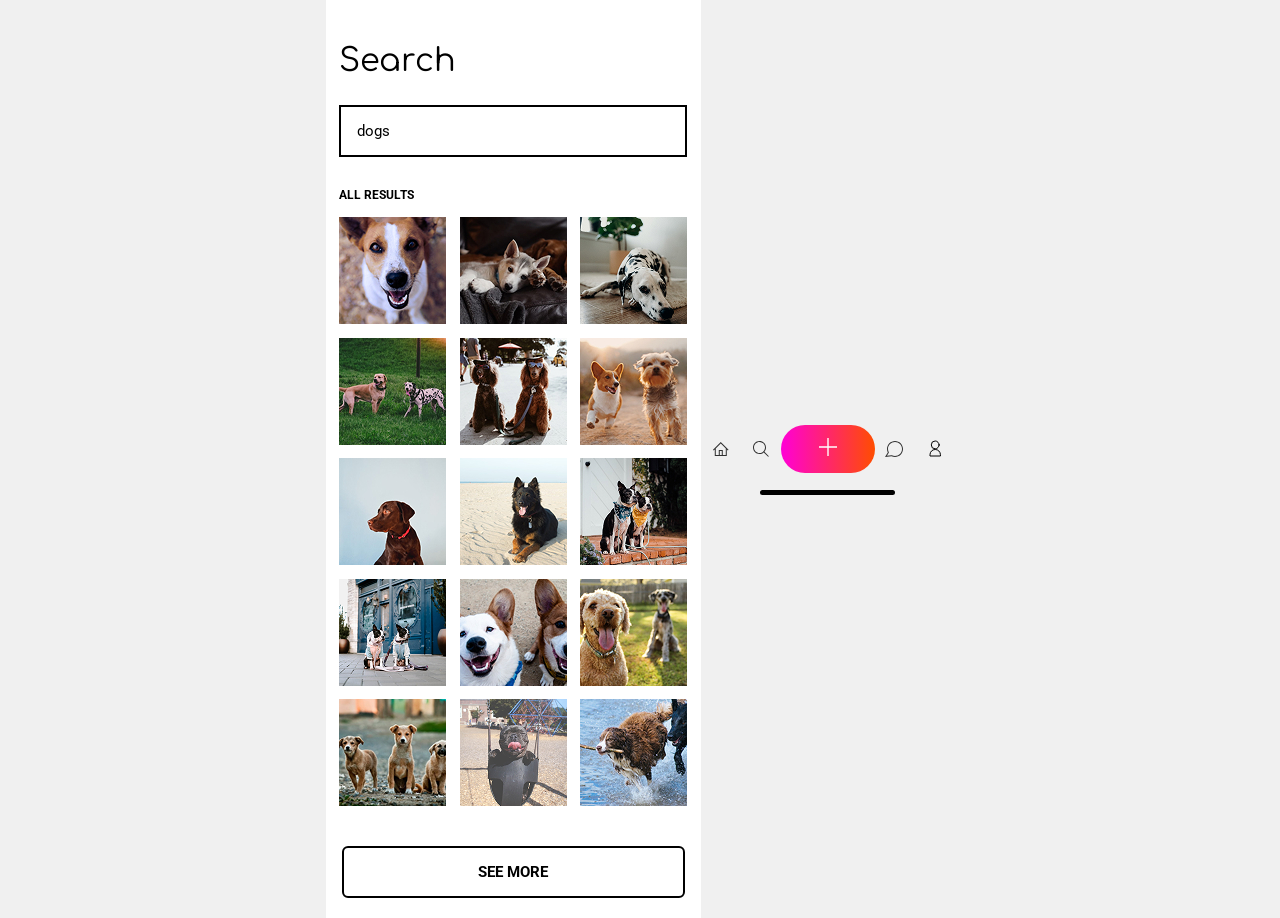
<file: index.html>
<!DOCTYPE html>
<html lang="en">
<head>
    <meta charset="UTF-8">
    <meta name="viewport" content="width=device-width, initial-scale=1.0">
    <title>Search Page</title>
    <link rel="stylesheet" href="style.css">
    <link rel="stylesheet" href="navigation.css">
    <link href="https://fonts.googleapis.com/css2?family=Comfortaa:wght@300..700&display=swap" rel="stylesheet">
    <link href="https://fonts.googleapis.com/css2?family=Roboto:wght@100..900&display=swap" rel="stylesheet">
</head>
<body>

    <div class="app-container">
        
        <h1 class="page-title">Search</h1>
        
        <div class="search-input-box">
            <span>dogs</span>
        </div>
        
        <div class="section-title">ALL RESULTS</div>
        
        <div class="image-grid">
            <div class="grid-item"><img src="assets/Rectangle 2.jpg" alt="Dog 1"></div>
            <div class="grid-item"><img src="assets/Rectangle 2.1.jpg" alt="Dog 2"></div>
            <div class="grid-item"><img src="assets/Rectangle 2.2.jpg" alt="Dog 3"></div>
            <div class="grid-item"><img src="assets/Rectangle 2.3.jpg" alt="Dog 4"></div>
            <div class="grid-item"><img src="assets/Rectangle 2.4.jpg" alt="Dog 5"></div>
            <div class="grid-item"><img src="assets/Rectangle 2.5.jpg" alt="Dog 6"></div>
            <div class="grid-item"><img src="assets/Rectangle 2.6.jpg" alt="Dog 7"></div>
            <div class="grid-item"><img src="assets/Rectangle 2.7.jpg" alt="Dog 8"></div>
            <div class="grid-item"><img src="assets/Rectangle 2.8.jpg" alt="Dog 9"></div>
            <div class="grid-item"><img src="assets/Rectangle 2.9.jpg" alt="Dog 10"></div>
            <div class="grid-item"><img src="assets/Rectangle 2.10.jpg" alt="Dog 11"></div>
            <div class="grid-item"><img src="assets/Rectangle 2.11.jpg" alt="Dog 12"></div>
            <div class="grid-item"><img src="assets/Rectangle 2.12.jpg" alt="Dog 13"></div>
            <div class="grid-item"><img src="assets/Rectangle 2.13.jpg" alt="Dog 14"></div>
            <div class="grid-item"><img src="assets/Rectangle 2.14.jpg" alt="Dog 15"></div>
        </div>
        
        <button class="see-more-btn">SEE MORE</button>

    </div>
    <footer>
        <div class="bottom-navbar">
            <img src="images/footer-navbar/new.svg" alt="">
            <img src="images/footer-navbar/search.svg" alt="">
            <span class="middle-button">
                <img class="icon-middle" src="images/footer-navbar/Union.svg" alt="">
            </span>
            <img src="images/footer-navbar/Comment.svg" alt="">
            <img src="images/footer-navbar/bell.svg" alt="">
        </div>
        <div class="bottom-line">
            <img src="images/footer-navbar/Shape.svg" alt="">
        </div>
    </footer>

</body>
</html>
</file>
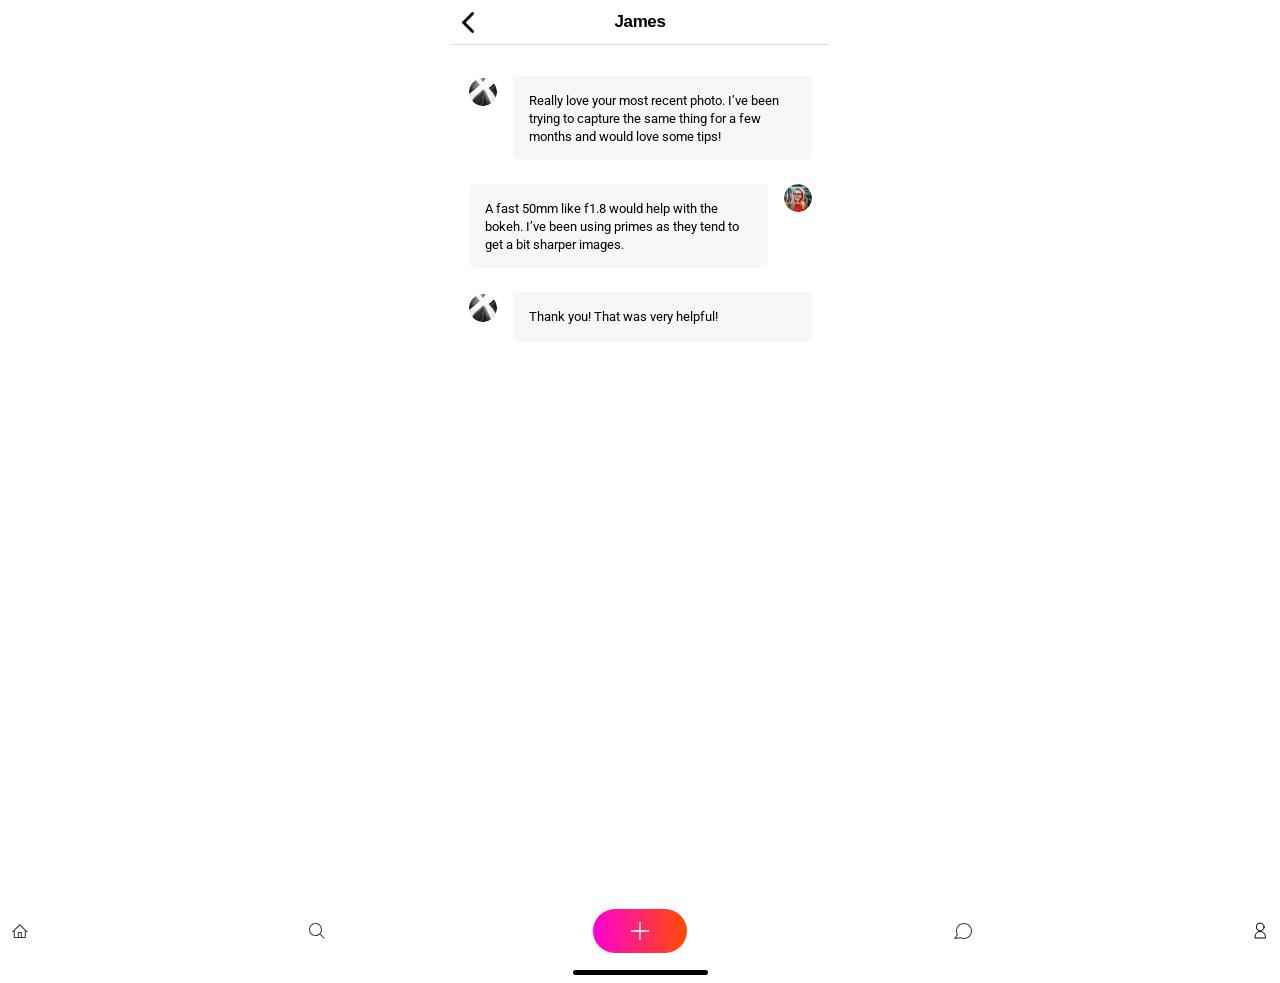
<file: chat.html>
<!DOCTYPE html>
<html lang="en">
<head>
    <meta charset="UTF-8">
    <meta name="viewport" content="width=device-width, initial-scale=1.0">
    <link rel="stylesheet" href="chat.css">
    <link rel="stylesheet" href="navigation.css">
    <title>James — Chat</title>
</head>
<body>
    <div class="app">
        <header class="header">
            <a class="back-link" href="chats.html">
                <img src="assets/back.svg" alt="">
            </a>
            <h1>James</h1>
        </header>

        <main>
            <ol class="messages">
                <li class="message message-incoming">
                    <img class="avatar" src="assets/chat-james.png" alt="" width="28" height="28">
                    <p class="message-bubble">Really love your most recent photo. I’ve been trying to capture the same thing for a few months and would love some tips!</p>
                </li>
                <li class="message message-outgoing">
                    <img class="avatar" src="assets/chat-you.png" alt="" width="28" height="28">
                    <p class="message-bubble">A fast 50mm like f1.8 would help with the bokeh. I’ve been using primes as they tend to get a bit sharper images.</p>
                </li>
                <li class="message message-incoming">
                    <img class="avatar" src="assets/chat-james.png" alt="" width="28" height="28">
                    <p class="message-bubble">Thank you! That was very helpful!</p>
                </li>
            </ol>
        </main>

        <div class="bottom-space"></div>
    </div>
    <footer>
        <div class="bottom-navbar">
            <img src="images/footer-navbar/new.svg" alt="">
            <img src="images/footer-navbar/search.svg" alt="">
            <span class="middle-button">
                <img class="icon-middle" src="images/footer-navbar/Union.svg" alt="">
            </span>
            <img src="images/footer-navbar/Comment.svg" alt="">
            <img src="images/footer-navbar/bell.svg" alt="">
        </div>
        <div class="bottom-line">
            <img src="images/footer-navbar/Shape.svg" alt="">
        </div>
    </footer>
</body>
</html>
</file>
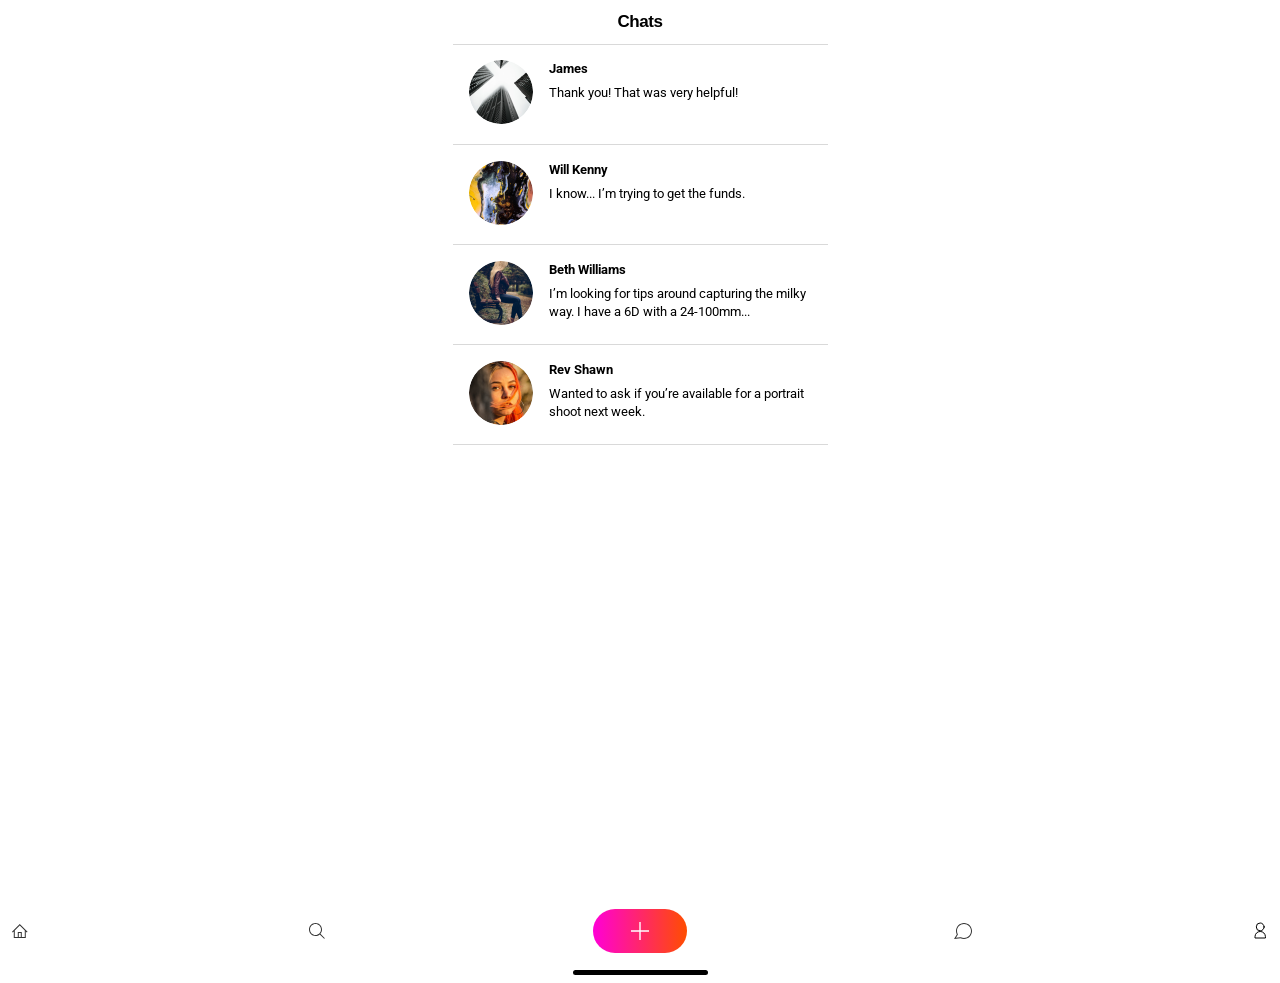
<file: chats.html>
<!DOCTYPE html>
<html lang="en">
<head>
    <meta charset="UTF-8">
    <meta name="viewport" content="width=device-width, initial-scale=1.0">
    <link rel="stylesheet" href="chats.css">
    <link rel="stylesheet" href="navigation.css">
    <title>Chats</title>
</head>
<body>
    <div class="app">
        <header class="header">
            <h1>Chats</h1>
        </header>

        <main>
            <ul class="chat-list">
                <li>
                    <button class="chat" type="button">
                        <img class="avatar" src="assets/james.png" alt="" width="64" height="64">
                        <span class="chat-content">
                            <span class="chat-name">James</span>
                            <span class="chat-message">Thank you! That was very helpful!</span>
                        </span>
                    </button>
                </li>
                <li>
                    <button class="chat" type="button">
                        <img class="avatar" src="assets/will-kenny.png" alt="" width="64" height="64">
                        <span class="chat-content">
                            <span class="chat-name">Will Kenny</span>
                            <span class="chat-message">I know... I’m trying to get the funds.</span>
                        </span>
                    </button>
                </li>
                <li>
                    <button class="chat" type="button">
                        <img class="avatar" src="assets/beth-williams.png" alt="" width="64" height="64">
                        <span class="chat-content">
                            <span class="chat-name">Beth Williams</span>
                            <span class="chat-message">I’m looking for tips around capturing the milky way. I have a 6D with a 24-100mm...</span>
                        </span>
                    </button>
                </li>
                <li>
                    <button class="chat" type="button">
                        <img class="avatar" src="assets/rev-shawn.png" alt="" width="64" height="64">
                        <span class="chat-content">
                            <span class="chat-name">Rev Shawn</span>
                            <span class="chat-message">Wanted to ask if you’re available for a portrait shoot next week.</span>
                        </span>
                    </button>
                </li>
            </ul>
        </main>

        <div class="bottom-space"></div>
    </div>
    <footer>
        <div class="bottom-navbar">
            <img src="images/footer-navbar/new.svg" alt="">
            <img src="images/footer-navbar/search.svg" alt="">
            <span class="middle-button">
                <img class="icon-middle" src="images/footer-navbar/Union.svg" alt="">
            </span>
            <img src="images/footer-navbar/Comment.svg" alt="">
            <img src="images/footer-navbar/bell.svg" alt="">
        </div>
        <div class="bottom-line">
            <img src="images/footer-navbar/Shape.svg" alt="">
        </div>
    </footer>
</body>
</html>
</file>
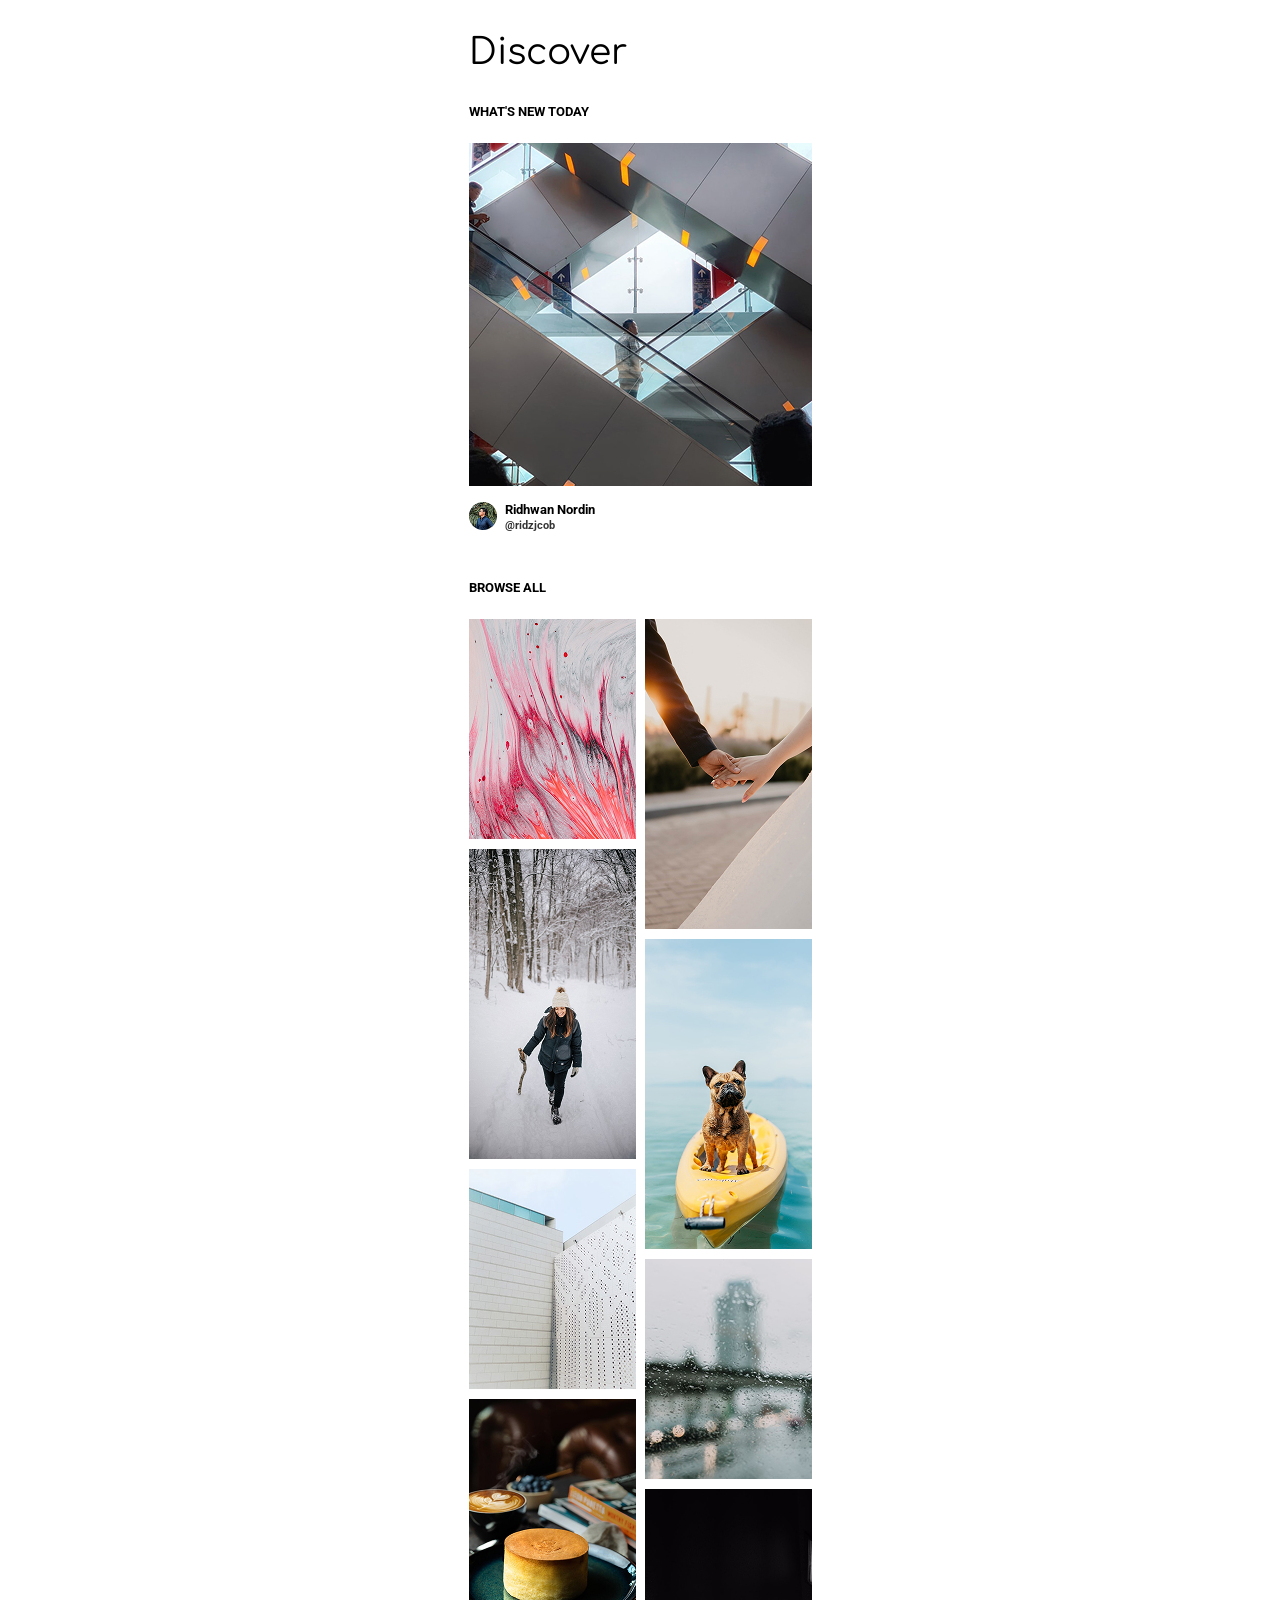
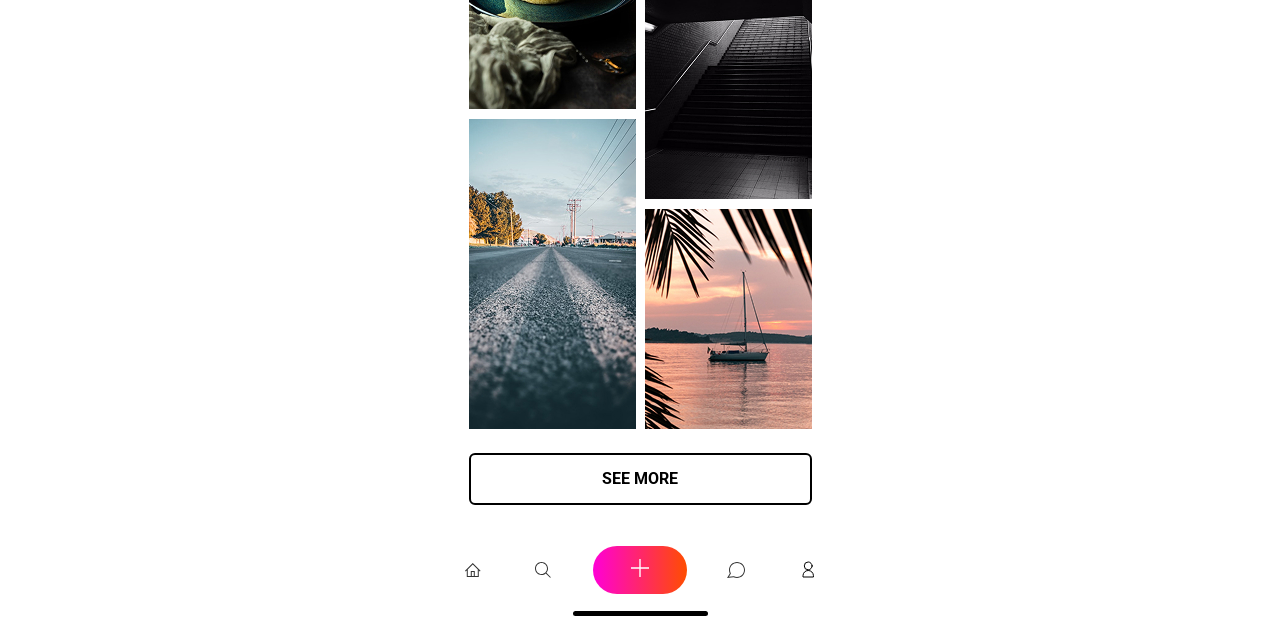
<file: Discovery.html>
<!DOCTYPE html>
<html lang="en">

<head>
    <meta charset="UTF-8">
    <meta name="viewport" content="width=device-width, initial-scale=1.0">
    <link rel="stylesheet" href="discovery.css">
    <link rel="stylesheet" href="navigation.css">
    <link href="https://fonts.googleapis.com/css2?family=Comfortaa:wght@300..700&display=swap" rel="stylesheet">
    <link href="https://fonts.googleapis.com/css2?family=Roboto:wght@100..900&display=swap" rel="stylesheet">
    <title>Disover</title>
</head>

<body>
    <!-- page header -->
    <!-- <header class="page-header">
        <div class="clock">9:27</div>
        <div class="notifications">
            <img src="images/header/Cellular Connection.svg" alt="" class="notif-icon">
            <img src="images/header/Wifi.svg" alt="" class="notif-icon">
            <img src="images/header/Battery.svg" alt="" class="notif-icon">
        </div>
    </header> -->
    <main class="page-content">
        <section class="discover">
            <h1 class="discover-title">Discover</h1>
            <p class="discover-text">WHAT'S NEW TODAY</p>
            <img src="images/discover/Rectangle 2.8.jpg" alt="" class="discover-image">
            <div class="profile-details">
                <img src="images/discover/Ellipse.png" alt="" class="profile-image">
                <p class="profile-name">Ridhwan Nordin<br>
                    <span class="profile-id">@ridzjcob</span>
                </p>
            </div>
        </section>
        <!-- browse all -->
        <section class="browse-all">
            <h2 class="browse-title">
                BROWSE ALL
            </h2>
            <div class="browse-image-gallery">
                <div class="gallery-column1">
                    <img src="images/browse-all/Rectangle 2.jpg" alt="">
                    <img src="images/browse-all/Rectangle 2.2.jpg" alt="">
                    <img src="images/browse-all/Rectangle 2.4.jpg" alt="">
                    <img src="images/browse-all/Rectangle 2.6.jpg" alt="">
                    <img src="images/browse-all/Rectangle 2.9.jpg" alt="">
                </div>
                <div class="gallery-column2">
                    <img src="images/browse-all/Rectangle 2.1.jpg" alt="">
                    <img src="images/browse-all/Rectangle 2.3.jpg" alt="">
                    <img src="images/browse-all/Rectangle 2.5.jpg" alt="">
                    <img src="images/browse-all/Rectangle 2.7.jpg" alt="">
                    <img src="images/browse-all/Rectangle 2.10.jpg" alt="">
                </div>
            </div>
            <div class="see-more">
                <a href="#" class="more-link">SEE MORE</a>
            </div>
        </section>
    </main>

    <footer>
        <div class="bottom-navbar">
            <img src="images/footer-navbar/new.svg" alt="">
            <img src="images/footer-navbar/search.svg" alt="">
            <span class="middle-button">
                <img class="icon-middle" src="images/footer-navbar/Union.svg" alt="">
            </span>
            <img src="images/footer-navbar/Comment.svg" alt="">
            <img src="images/footer-navbar/bell.svg" alt="">
        </div>
        <div class="bottom-line">
            <img src="images/footer-navbar/Shape.svg" alt="">
        </div>
    </footer>
</body>

</html>
</file>
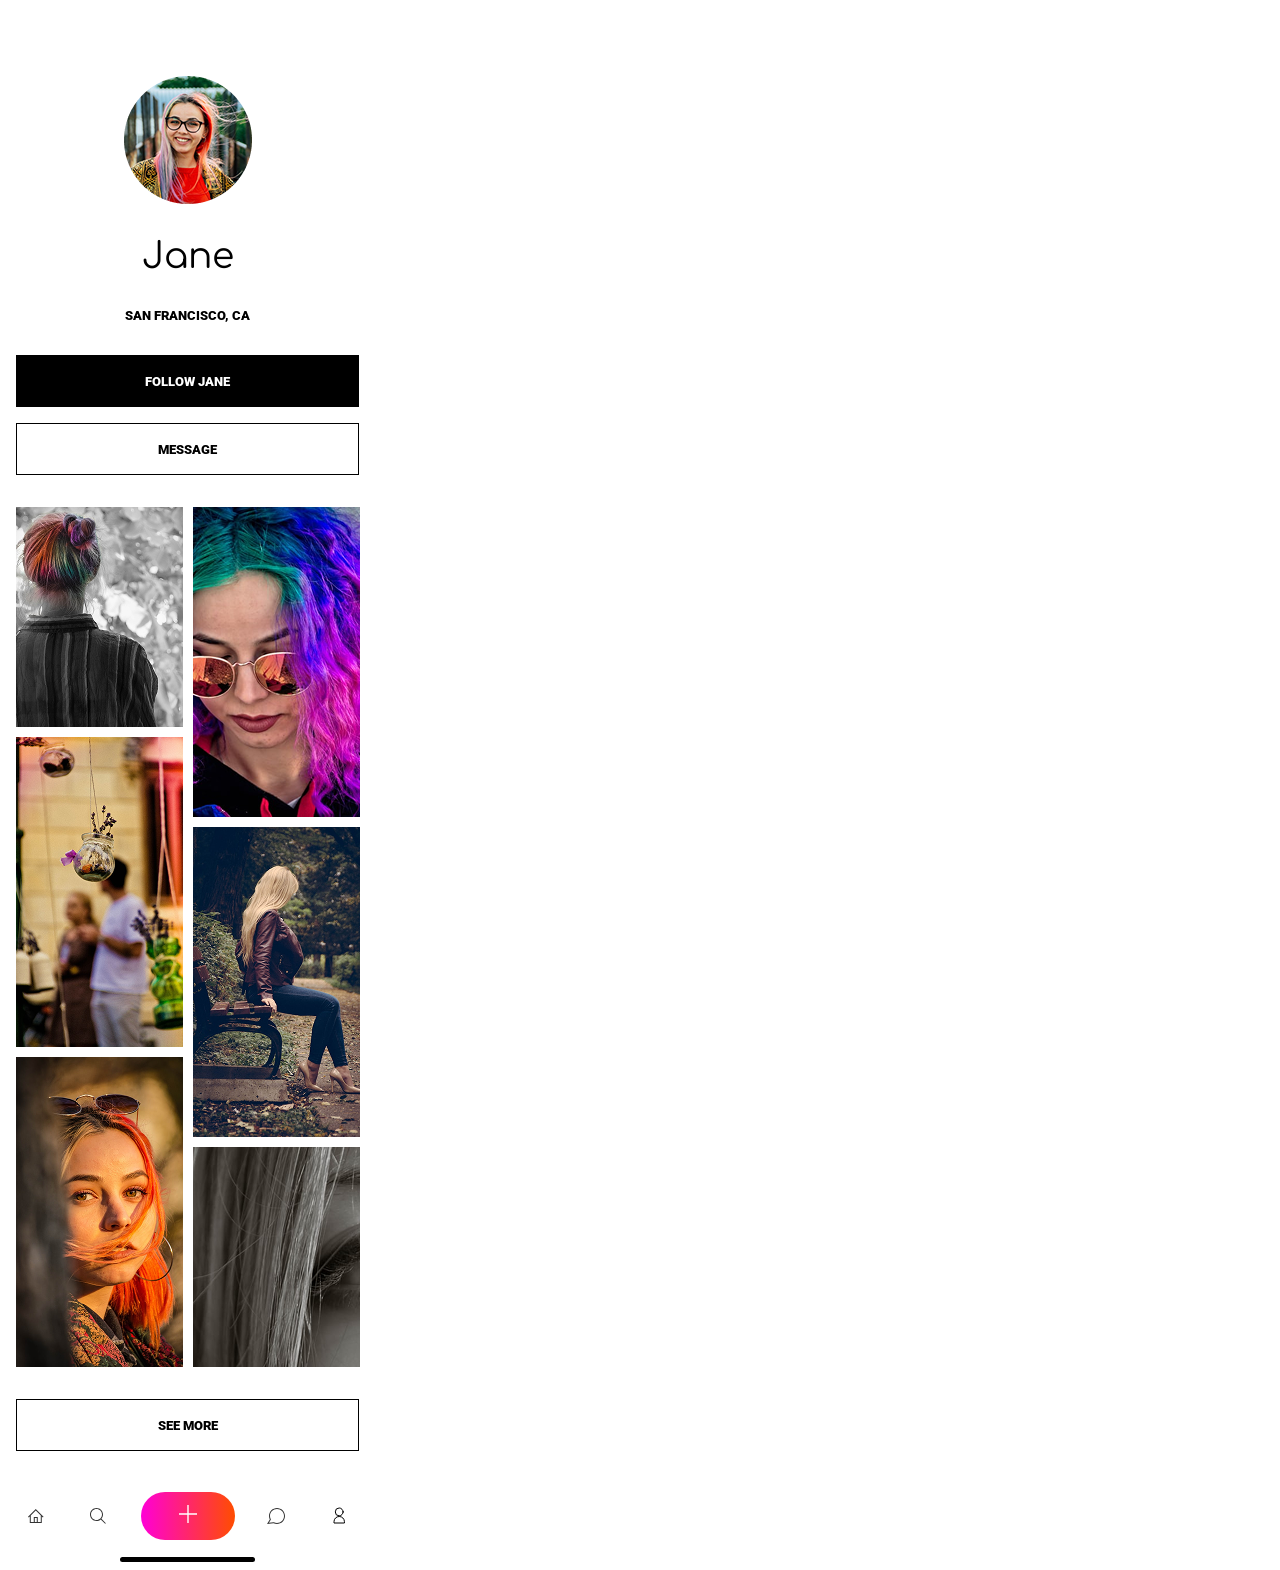
<file: profile.html>
<!DOCTYPE html>
<html lang="en">

<head>
    <meta charset="UTF-8">
    <meta name="viewport" content="width=device-width, initial-scale=1.0">
    <link rel="stylesheet" href="profile.css">
    <link rel="stylesheet" href="navigation.css">
    <link href="https://fonts.googleapis.com/css2?family=Comfortaa:wght@300..700&display=swap" rel="stylesheet">
    <link href="https://fonts.googleapis.com/css2?family=Roboto:wght@100..900&display=swap" rel="stylesheet">
    <title>profile</title>
</head>

<body>
    <main>
        <div class="profile-page">
            <div class="hero">
                <div class="avatar">
                    <img src="assets/avatar.png" alt="" class="avatar">
                </div>


                <p class="name">Jane</p>
                <p class="bio">SAN FRANCISCO, CA</p>


                <div class="follow">
                    <button class="follow-button">FOLLOW JANE</button>
                </div>

                <div class="message">
                    <button class="message-button">MESSAGE</button>
                </div>

            </div>
        </div>

        <div class="gallery">
            <div class="left-column">
            <img src="assets/Rectangle 2.png" alt="">
            <img src="assets/Rectangle 2.2.png" alt="">
            <img src="assets/Rectangle 2.4.png" alt="">

            </div>

            <div class="right-column">
            <img src="assets/Rectangle 2.1.png" alt="">
            <img src="assets/Rectangle 2.3.png" alt="">
            <img src="assets/Rectangle 2.5.png" alt="">
            </div>
        </div>

        <div>
            <button class="seeMore-button">SEE MORE</button>
        </div>
    </main>
    <footer>
        <div class="bottom-navbar">
            <img src="images/footer-navbar/new.svg" alt="">
            <img src="images/footer-navbar/search.svg" alt="">
            <span class="middle-button">
                <img class="icon-middle" src="images/footer-navbar/Union.svg" alt="">
            </span>
            <img src="images/footer-navbar/Comment.svg" alt="">
            <img src="images/footer-navbar/bell.svg" alt="">
        </div>
        <div class="bottom-line">
            <img src="images/footer-navbar/Shape.svg" alt="">
        </div>
    </footer>
</body>

</html>
</file>
<file: style.css>
* {
    box-sizing: border-box;
    margin: 0;
    padding: 0;
    font-family: 0;
}

body {
    background-color: #f0f0f0;
    display: flex;
    justify-content: center;
    align-items: center;
    min-height: 100vh;
}

.app-container {
    width: 375px;
   main-height: 1049px;
    background-color: #ffffff;
    padding: 40px 13.5px 20px 13.5px; 
    display: flex;
    flex-direction: column; 
}

.page-title {
    width: 148px;
    height: 40px;
    font-size: 32px;
    font-weight: 400;
    color: #000000;
    display: flex;
    align-items: center;
    margin-bottom: 25px;
    font-family: 'Comfortaa', sans-serif;
}

.search-input-box {
    width: 348px;
    height: 52px;
    border: 2px solid #000000;
    display: flex;
    align-items: center;
    padding: 0 16px;
    margin-bottom: 30px;
}

.search-input-box span {
    font-family: 'Roboto', sans-serif;
    font-size: 15px;
}

.section-title {
    width: 86px;
    height: 15px;
    font-size: 12px;
    font-weight: 700;
    display: flex;
    align-items: center;
    margin-bottom: 15px;
    font-family: 'Roboto', sans-serif;
}


.image-grid {
    display: grid;
    grid-template-columns: repeat(3, 107px); 
    justify-content: space-between; 
    row-gap: 13.5px; 
    margin-bottom: 20px;
}


.grid-item {
    width: 107px;
    height: 107px;
    background-color: #ddd;
    overflow: hidden;
}

.grid-item img {
    width: 100%;
    height: 100%;
    object-fit: cover;
    display: block;
}

.see-more-btn {
    width: 343px;
    height: 52px;
    background-color: transparent;
    border: 2.5px solid #000000;
    border-radius: 6px;
    display: flex;
    justify-content: center;
    align-items: center;
    font-size: 15px;
    font-weight: 700;
    color: #000000;
    cursor: pointer;
    margin-top: 20px ;
    margin-bottom: auto;
    align-self: center;
    font-family: 'Roboto', sans-serif;
}
</file>
<file: navigation.css>
.bottom-navbar {
    display: flex;
    justify-content: space-between;
    align-items: center;
    padding: 9px 0;
}

.icon-middle{
    width: 18px;
    height: 18px;
}

.middle-button {
    padding: 13px 38px;
    border-radius: 55px;
    background: linear-gradient(90deg, #FF00D6, #FF4D00);
}



.bottom-line {
    display: flex;
    justify-content: center;
    padding: 8px 0;
}
</file>
<file: chat.css>
@font-face {
    font-family: Roboto;
    src: url("assets/roboto-regular.ttf") format("truetype");
    font-weight: 400;
    font-style: normal;
    font-display: swap;
}

* {
    box-sizing: border-box;
}

body {
    margin: 0;
    color: #000;
    background: #fff;
    font-family: Roboto, Arial, sans-serif;
}

img {
    display: block;
}

.app {
    display: flex;
    flex-direction: column;
    width: 100%;
    max-width: 375px;
    min-height: 100vh;
    min-height: 100svh;
    margin: 0 auto;
}

.header {
    position: relative;
    height: 44px;
    flex-shrink: 0;
    box-shadow: 0 0.5px 0 rgb(0 0 0 / 30%);
    font-family: -apple-system, BlinkMacSystemFont, Arial, sans-serif;
}

h1 {
    display: grid;
    place-items: center;
    height: 44px;
    margin: 0;
    font-size: 17px;
    font-weight: 600;
    line-height: 22px;
    letter-spacing: -0.408px;
}

.back-link {
    position: absolute;
    top: 0;
    left: 0;
    width: 44px;
    height: 44px;
    border-radius: 6px;
    -webkit-tap-highlight-color: transparent;
}

.back-link img {
    position: absolute;
    top: 12px;
    left: 9px;
}

.back-link:focus-visible {
    outline: 2px solid #b80073;
    outline-offset: -3px;
}

.back-link:active {
    background: #efefef;
}

main {
    flex: 1;
}

.messages {
    display: flex;
    flex-direction: column;
    gap: 24px;
    margin: 0;
    padding: 32px 16px;
    list-style: none;
}

.message {
    display: flex;
    align-items: flex-start;
    gap: 16px;
}

.message-outgoing {
    flex-direction: row-reverse;
}

.avatar {
    flex-shrink: 0;
    width: 28px;
    height: 28px;
    margin-top: 2px;
    border-radius: 50%;
    object-fit: cover;
}

.message-outgoing .avatar {
    margin-top: 0;
}

.message-bubble {
    flex: 1;
    min-width: 0;
    margin: 0;
    padding: 16px 16px 14px;
    border-radius: 0 6px 6px 6px;
    background: rgb(0 0 0 / 3%);
    font-size: 13px;
    font-weight: 400;
    line-height: 18px;
    overflow-wrap: break-word;
}

.message-outgoing .message-bubble {
    border-radius: 6px 0 6px 6px;
}

.message:last-child .message-bubble {
    padding-bottom: 16px;
}

.bottom-space {
    flex-shrink: 0;
    height: 83px;
}

@media (hover: hover) {
    .back-link:hover {
        background: #f7f7f7;
    }
}
</file>
<file: chats.css>
@font-face {
    font-family: Roboto;
    src: url("assets/roboto-regular.ttf") format("truetype");
    font-weight: 400;
    font-style: normal;
    font-display: swap;
}

@font-face {
    font-family: Roboto;
    src: url("assets/roboto-bold.ttf") format("truetype");
    font-weight: 700;
    font-style: normal;
    font-display: swap;
}

* {
    box-sizing: border-box;
}

body {
    margin: 0;
    color: #000;
    background: #fff;
    font-family: Roboto, Arial, sans-serif;
}

button {
    padding: 0;
    border: 0;
    color: inherit;
    background: transparent;
    font: inherit;
    cursor: pointer;
}

button:focus-visible {
    outline: 2px solid #b80073;
    outline-offset: -3px;
}

img {
    display: block;
}

.app {
    display: flex;
    flex-direction: column;
    width: 100%;
    max-width: 375px;
    min-height: 100vh;
    margin: 0 auto;
}

.header {
    box-shadow: 0 0.5px 0 rgb(0 0 0 / 30%);
    font-family: -apple-system, BlinkMacSystemFont, Arial, sans-serif;
}

h1 {
    display: grid;
    place-items: center;
    height: 44px;
    margin: 0;
    font-size: 17px;
    font-weight: 600;
    line-height: 22px;
    letter-spacing: -0.408px;
}

main {
    flex: 1;
}

.chat-list {
    margin: 0;
    padding: 0;
    list-style: none;
}

.chat-list li {
    box-shadow: 0 0.5px 0 rgb(0 0 0 / 30%);
}

.chat {
    display: flex;
    align-items: flex-start;
    gap: 16px;
    width: 100%;
    min-height: 100px;
    padding: 17px 16px 19px;
    text-align: left;
}

.chat-list li:first-child .chat {
    padding-top: 16px;
    padding-bottom: 20px;
}

.avatar {
    flex-shrink: 0;
    width: 64px;
    height: 64px;
    border-radius: 50%;
    object-fit: cover;
}

.chat-content {
    display: grid;
    gap: 6px;
    min-width: 0;
    font-size: 13px;
    line-height: 18px;
}

.chat-name {
    font-weight: 700;
}

.chat-message {
    font-weight: 400;
}

.bottom-space {
    flex-shrink: 0;
    height: 83px;
}

@media (hover: hover) {
    .chat:hover {
        background: #f7f7f7;
    }
}

button:active {
    background: #efefef;
}
</file>
<file: discovery.css>
* {
    margin: 0;
    padding: 0;
    box-sizing: border-box;
}

body {
    display: flex;
    flex-direction: column;
    width: 375px;
    margin: 0 auto;
}

/* .page-header{
    display: flex;
    justify-content: space-between;
} */

.page-content {
    padding: 32px 16px;
    display: flex;
    flex-direction: column;
    gap: 48px;
}

.discover {
    display: flex;
    flex-direction: column;
    gap: 16px;
}

.discover-title {
    font-family: Comfortaa;
    font-size: 36px;
    font-weight: 400;
    margin-bottom: 16px;
}

.discover-text {
    margin-bottom: 8px;
    font-family: 'Roboto', sans-serif;
    font-size: 13px;
    font-weight: 700;
}

.profile-details {
    display: flex;
    flex-direction: row;
    gap: 8px;
}

.profile-image {
    width: 28px;
    height: 28px;
}

.profile-name {
    font-family: 'Roboto', sans-serif;
    font-size: 13px;
    font-weight: 700;
}

.profile-id {
    font-size: 11px;
    color: rgba(0, 0, 0, 0.8);
}

.browse-all {
    display: flex;
    flex-direction: column;
    gap: 24px;
}

.browse-title {
    font-family: 'Roboto', sans-serif;
    font-size: 13px;
    font-weight: 700;
}

.browse-image-gallery {
    display: grid;
    grid-template-columns: 1fr 1fr;
    width: 100%;
    height: 100%;
    gap: 9px;
}

.gallery-column1{
    display: flex;
    flex-direction: column;
    gap: 10px;
}

.gallery-column2{
    display: flex;
    flex-direction: column;
    gap: 10px;
}

.see-more {
    display: flex;
}

.more-link {
    width: 100%;
    text-align: center;
    padding: 19px auto;
    border: 2px solid black;
    text-decoration: none;
    color: black;
    font-family: 'Roboto', sans-serif;
    font-weight: 700;
    line-height: 48px;
    border-radius: 6px;
}
</file>
<file: profile.css>
* {
    margin: 0;
    padding: 0;
    box-sizing: border-box;
}

html {
    font-size: 16px;
}

body {
    width: 375px;
    height: 812px;
    padding: 76px 16px;
    /* margin: auto; */
}

.hero {
    display: flex;
    flex-direction: column;
    justify-content: center;
    align-items: center;
}

.avatar {
    width: 128px;
    height: 128px;
}

.name {
    padding: 32px 18px;
    font-size: 36px;
    font-weight: 400;
    font-family: 'Comfortaa', sans-serif;
}

.bio {
    font-size: 13px;
    font-weight: 900;
    font-family: 'Roboto', sans-serif;
}

.follow-button {
    width: 343px;
    height: 52px;
    margin-top: 32px;
    font-size: 13px;
    letter-spacing: 4%;
    background-color: black;
    color: white;
    border: 1px solid black;
    font-weight: 900;
    font-family: 'Roboto', sans-serif;

}

.message-button {
    width: 343px;
    height: 52px;
    margin: 16px 0 32px 0;
    font-size: 13px;
    letter-spacing: 4%;
    background-color: white;
    color: black;
    border: 1px solid black;
    font-weight: 900;
    font-family: 'Roboto', sans-serif;
}

.gallery {
    display: grid;
    grid-template-columns: 1fr 1fr;
    gap: 10px;
    width: 100%;
    height: 100%;
}

.left-column {
    display: flex;
    flex-direction: column;
    gap: 10px;
}

.right-column {
    display: flex;
    flex-direction: column;
    gap: 10px;
}

.seeMore-button {
    width: 343px;
    height: 52px;
    margin: 32px 0;
    font-size: 13px;
    letter-spacing: 4%;
    background-color: white;
    color: black;
    border: 1px solid black;
    font-weight: 900;
    font-family: 'Roboto', sans-serif;
}
</file>
